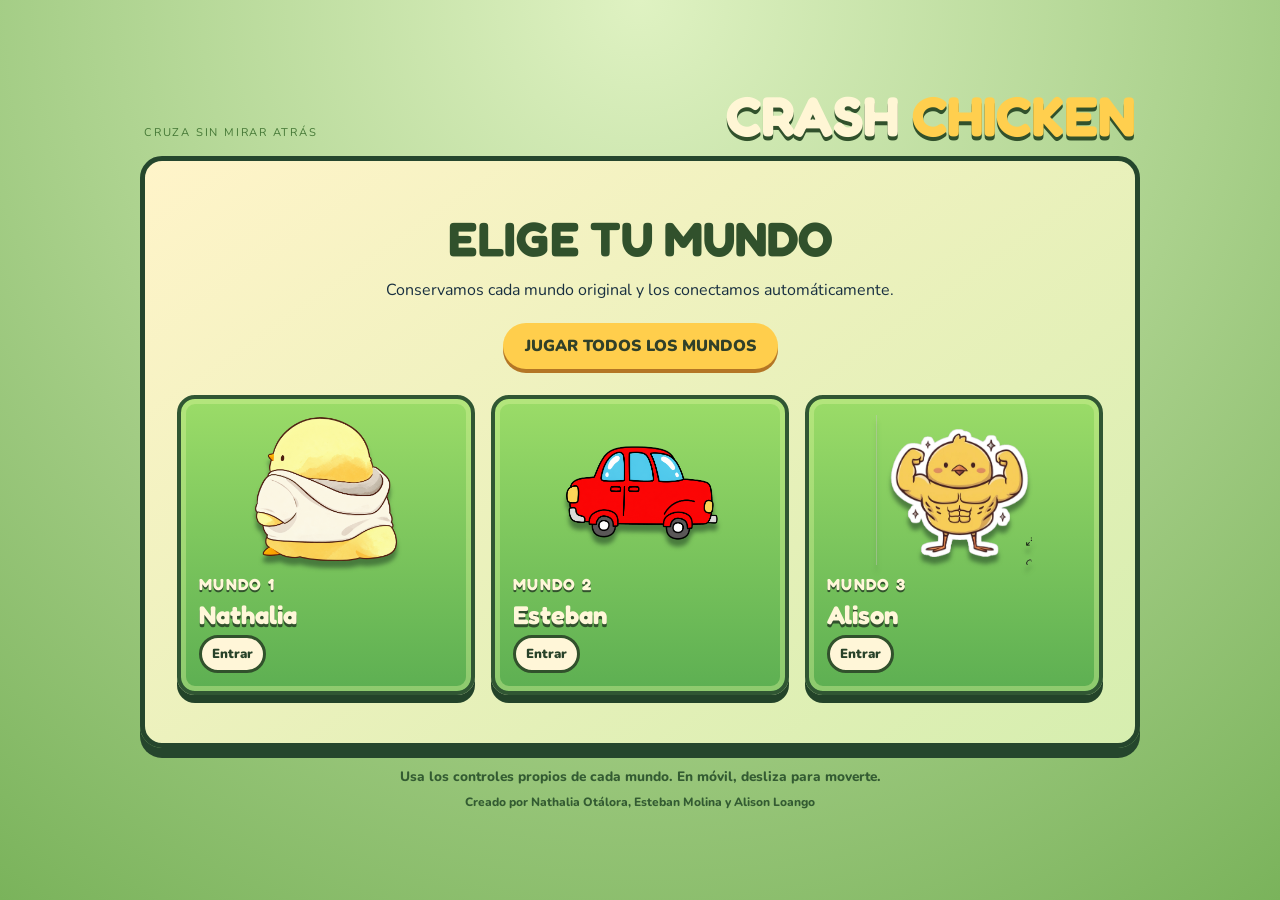
<file: index.html>
<!doctype html><html lang="es"><head><meta charset="utf-8"><meta name="viewport" content="width=device-width,initial-scale=1"><title>Crash Chicken</title><link rel="stylesheet" href="style.css"></head><body><main><header><p>CRUZA SIN MIRAR ATRÁS</p><h1>CRASH <span>CHICKEN</span></h1></header><section id="menu"><h2>ELIGE TU MUNDO</h2><p>Conservamos cada mundo original y los conectamos automáticamente.</p><button data-mode="all">JUGAR TODOS LOS MUNDOS</button><div class="world-menu"><div class="world-card" data-world="1" data-mode="nathalia"><span>Mundo 1</span><b>Nathalia</b><small>Entrar</small></div><div class="world-card" data-world="2" data-mode="esteban"><span>Mundo 2</span><b>Esteban</b><small>Entrar</small></div><div class="world-card" data-world="3" data-mode="alison"><span>Mundo 3</span><b>Alison</b><small>Entrar</small></div></div></section><section id="stage" class="hidden"><div class="stage-bar"><button id="backToMenu">← VOLVER</button><div class="world-label"></div></div><iframe title="Mundo de Crash Chicken" allow="fullscreen"></iframe></section><p id="help">Usa los controles propios de cada mundo. En móvil, desliza para moverte.</p><footer>Creado por Nathalia Otálora, Esteban Molina y Alison Loango</footer></main><script src="game.js"></script></body></html>
</file>
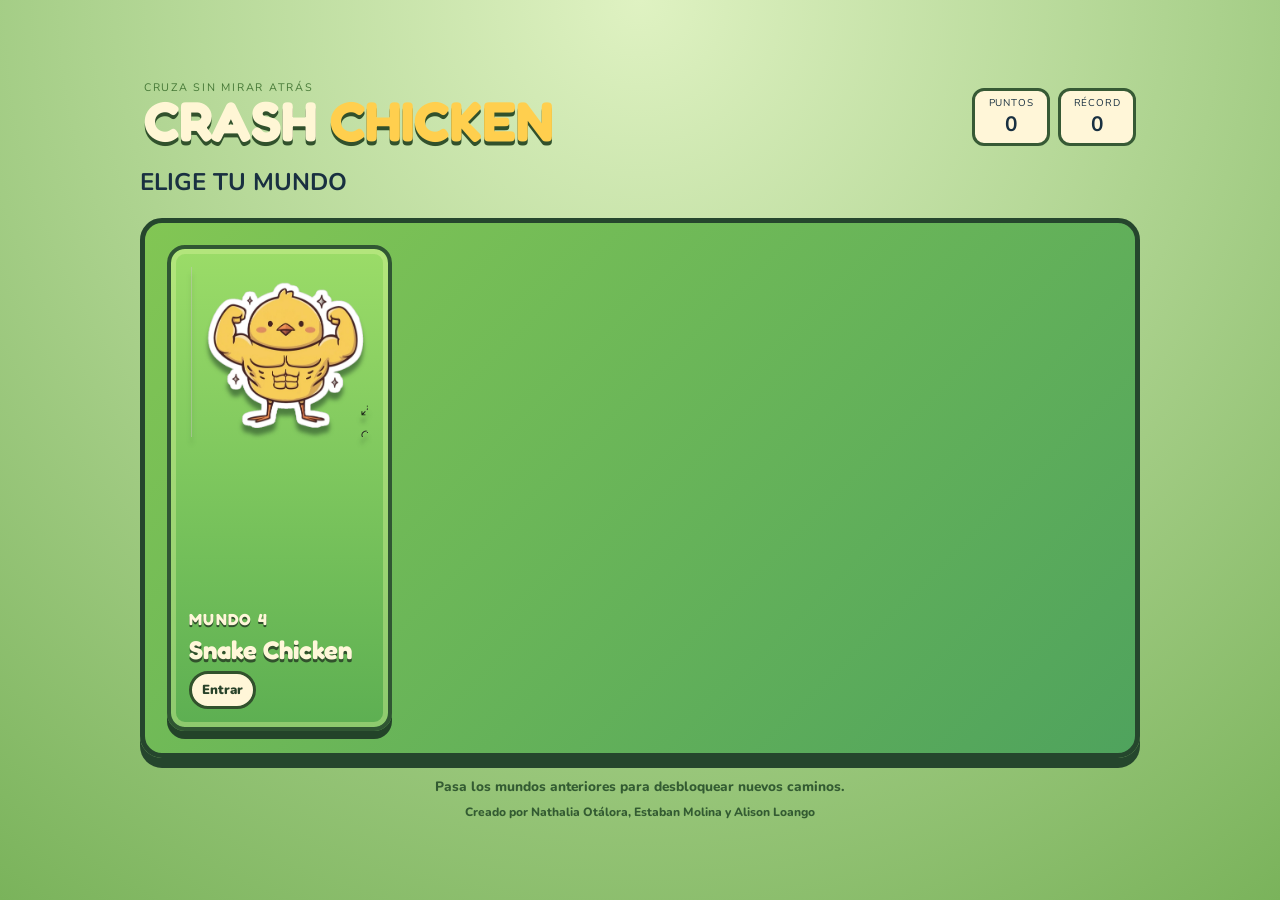
<file: worlds/alison/index.html>
<!doctype html>
<html lang="es"><head><meta charset="utf-8"><meta name="viewport" content="width=device-width,initial-scale=1"><title>Crash Chicken</title><link rel="stylesheet" href="style.css"></head><body>
<main>
	<header>
		<div>
			<p>CRUZA SIN MIRAR ATRÁS</p>
			<h1>CRASH <span>CHICKEN</span></h1>
		</div>
		<div class="score">
			<div>PUNTOS<b id="score">0</b></div>
			<div>RÉCORD<b id="best">0</b></div>
		</div>
	</header>

	<h2 id="tagline">ELIGE TU MUNDO</h2>

	<div id="worldMenu" class="world-menu" tabindex="0">
		<!-- En esta rama solo mostramos el Mundo 4 -->
		<div class="world-card" data-world="4">
			<span>Mundo 4</span>
			<b>Snake Chicken</b>
			<small id="world4State">Entrar</small>
		</div>
	</div>

	<div id="game4" class="hidden" tabindex="0">
		<div id="snakeBoard"></div>
		<div id="message4" class="">
			<img id="dead4" src="assets/chicken-hit.png" alt="Pollito caído">
			<h2>¡Crash!</h2>
			<p>No toques las paredes ni la cola.</p>
			<button id="play4">JUGAR MUNDO 4</button>
		</div>
	</div>

	<p id="help" class="help">Recoge huevos y haz crecer al pollito.</p>
	<footer>Creado por Nathalia Otálora, Estaban Molina y Alison Loango</footer>
</main>
<script src="game.js"></script>
</body>
</html>
</file>
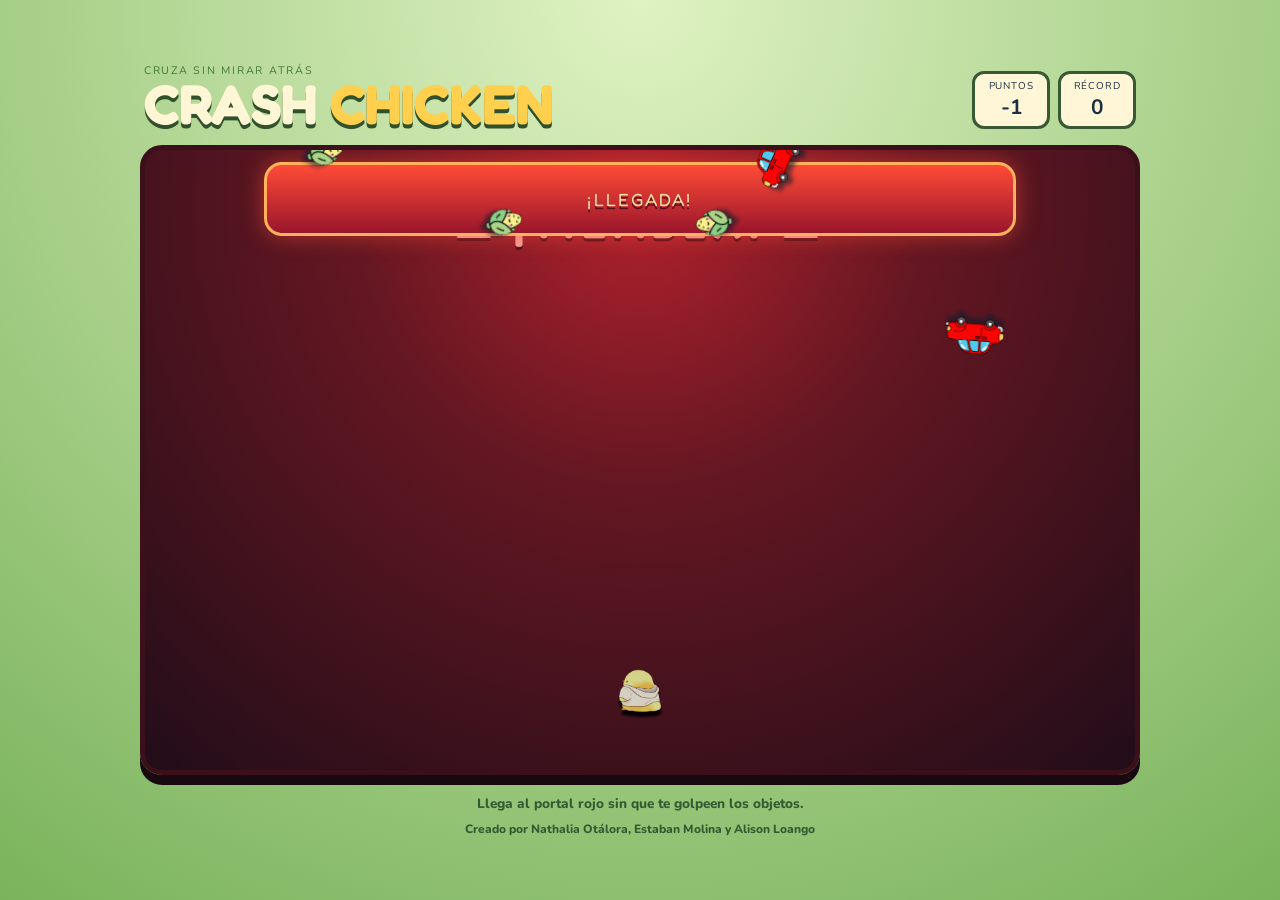
<file: worlds/esteban/index.html>
<!doctype html>
<html lang="es"><head><meta charset="utf-8"><meta name="viewport" content="width=device-width,initial-scale=1"><title>Crash Chicken</title><link rel="stylesheet" href="style.css"></head><body>
<main><header><div><p>CRUZA SIN MIRAR ATRÁS</p><h1>CRASH <span>CHICKEN</span></h1></div><div class="score"><div>PUNTOS<b id="score">0</b></div><div>RÉCORD<b id="best">0</b></div></div></header>
<section id="game" tabindex="0"><div class="goal">¡LLEGADA!</div><div class="road"><i></i></div><div class="grass"></div><div class="road"><i></i></div><div class="grass"></div><div class="road"><i></i></div><div class="start">INICIO</div><div id="chicken"><img src="chicken-level2.png" alt="Pollito"></div><div id="message" class="show"><img id="dead" src="chicken-hit.png" alt="Pollito caído"><h2>¡Crash Chicken!</h2><p>Usa las flechas o WASD para cruzar.</p><button id="play">JUGAR</button></div></section>
<p id="help" class="help">Recoge maíz (+25). Pulsa R para reiniciar.</p><footer>Creado por Nathalia Otálora, Estaban Molina y Alison Loango</footer></main><script src="game.js"></script></body></html>
</file>
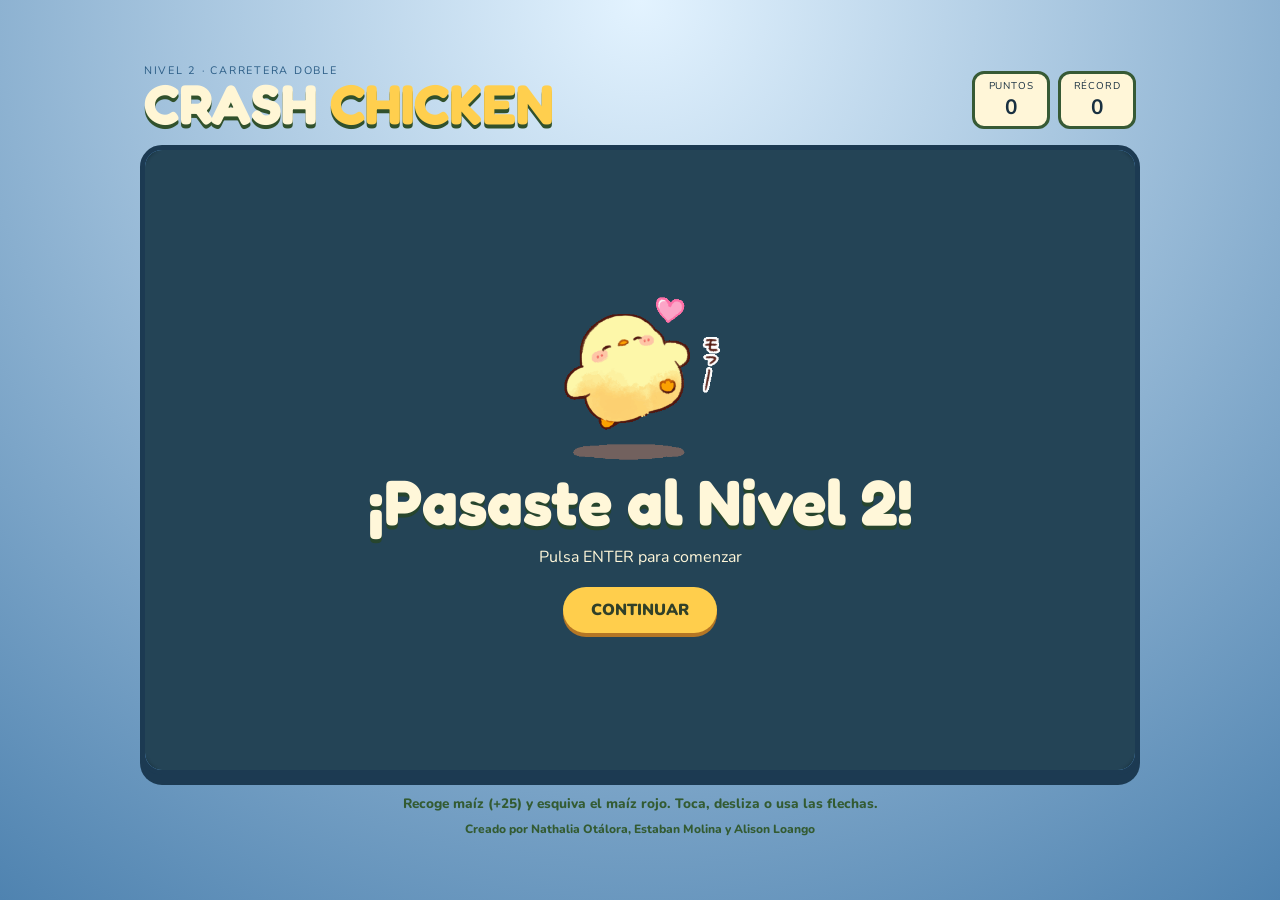
<file: worlds/nathalia/index.html>
<!doctype html>
<html lang="es"><head><meta charset="utf-8"><meta name="viewport" content="width=device-width,initial-scale=1"><title>Crash Chicken</title><link rel="stylesheet" href="style.css"></head><body>
<main id="main"><header><div><p id="tagline">NIVEL 2 · CARRETERA DOBLE</p><h1>CRASH <span>CHICKEN</span></h1></div><div class="score"><div>PUNTOS<b id="score">0</b></div><div>RÉCORD<b id="best">0</b></div></div></header>

<section id="intro"><div id="levelUp" class="show"><img src="assets/level2-win.png" alt="¡Lo lograste!"><h2>¡Pasaste al Nivel 2!</h2><p>Pulsa ENTER para comenzar</p><button id="toLevel2">CONTINUAR</button></div></section>

<section id="game2" class="hidden" tabindex="0"><div id="world2"><div class="goal">¡LLEGADA!</div><div class="start">INICIO</div><div id="chicken2"><img src="assets/chicken-level2.png" alt="Pollito"></div></div><div id="message2" class="show"><img id="dead2" src="assets/chicken-hit.png" alt="Pollito caído"><h2>¡Crash Chicken!</h2><p>Toca, desliza o usa las flechas para cruzar.</p><button id="play2">JUGAR</button></div></section>

<p class="help" id="help">Recoge maíz (+25) y esquiva el maíz rojo. Toca, desliza o usa las flechas.</p><footer>Creado por Nathalia Otálora, Estaban Molina y Alison Loango</footer></main><script src="game.js"></script></body></html>
</file>
<file: style.css>
@import url('https://fonts.googleapis.com/css2?family=Fredoka:wght@600;700&family=Nunito:wght@800;900&display=swap');
*{box-sizing:border-box}
body{margin:0;min-height:100vh;display:grid;place-items:center;background:radial-gradient(circle at top,#dff2c2,#7ab35b);font-family:Nunito,sans-serif;color:#193041}
main{width:min(1000px,94vw);padding:22px 0}
header{display:flex;align-items:end;justify-content:space-between;margin:0 4px 16px}
header p{margin:0;color:#457836;font-size:.7rem;letter-spacing:.16em}
h1{margin:0;font:700 clamp(2rem,5vw,3.5rem)/.9 Fredoka;color:#fff6d5;text-shadow:0 4px #31512c}
h1 span{color:#ffcf4e}
button{border:0;border-radius:999px;padding:12px 22px;background:#ffce4c;color:#314029;box-shadow:0 4px #b47625;font:900 1rem Nunito;cursor:pointer;touch-action:manipulation}
.hidden{display:none!important}

/* Pantalla de selección */
#menu{padding:clamp(24px,6vw,48px) clamp(16px,4vw,32px);text-align:center;border:5px solid #25462d;border-radius:22px;background:linear-gradient(145deg,#fff4c9,#d6eeaf);box-shadow:0 10px #25462d}
#menu h2{margin:0;color:#31512c;font:700 clamp(1.6rem,5vw,3rem) Fredoka}
#menu p{margin:12px auto 22px}
#menu>button{margin:0 0 26px}

.world-menu{display:grid;grid-template-columns:repeat(3,1fr);gap:16px;align-items:stretch}
.world-card{position:relative;display:grid;align-content:end;gap:8px;min-height:300px;padding:18px;border:4px solid #305633;border-radius:18px;background:linear-gradient(#9bdc68,#5daf52);color:#fff7d9;box-shadow:0 8px #234329, inset 0 0 0 5px #d8f29a66;text-align:left;font-family:Nunito,sans-serif;cursor:pointer;transition:transform .18s,filter .18s}
.world-card:before{content:"";position:absolute;inset:16px 12px auto;height:150px;background:url('assets/chicken-level2.png') center/contain no-repeat;filter:drop-shadow(0 7px 2px #1d3c2288);transition:transform .2s}
.world-card[data-world="2"]:before{background-image:url('assets/car.png')}
.world-card[data-world="3"]:before{background-image:url('assets/chicken-power.png')}
.world-card:hover{transform:translateY(-8px) rotate(-1deg);filter:saturate(1.08)}
.world-card:hover:before{transform:translateY(-12px) scale(1.08) rotate(4deg)}
.world-card span{font:700 1rem Fredoka;letter-spacing:.08em;text-transform:uppercase;text-shadow:0 2px #31512c}
.world-card b{font:900 clamp(1.4rem,2vw,2rem)/1 Fredoka;text-shadow:0 3px #31512c}
.world-card small{font-size:.82rem;font-weight:900;color:#284229;background:#fff6d8;border:3px solid #31512c;border-radius:999px;padding:7px 10px;justify-self:start}

/* Escenario del mundo activo */
.stage-bar{display:flex;align-items:center;justify-content:center;gap:14px;margin-bottom:10px}
#backToMenu{padding:9px 18px;font-size:.85rem;background:#fff6d8;box-shadow:0 4px #8e6b30}
.world-label{color:#fff0b5;font:700 1rem Fredoka;text-shadow:0 2px #31512c}
#stage iframe{display:block;width:100%;height:min(92vh,940px);min-height:640px;border:5px solid #25462d;border-radius:22px;background:#6eb245;box-shadow:0 10px #25462d}

#help,footer{text-align:center;color:#335b32;font-size:.85rem;font-weight:800}
#help{margin:19px 0 8px}
footer{font-size:.75rem}

@media(max-width:760px){
  .world-menu{grid-template-columns:repeat(2,1fr)}
  .world-card{min-height:230px}
  .world-card:before{height:100px}
}
@media(max-width:600px){
  body{padding:0 8px}
  main{width:100%;padding:12px 0}
  header{align-items:center;margin-bottom:10px}
  header p{font-size:.55rem}
  h1{font-size:clamp(1.7rem,9vw,3rem)}
  .world-menu{grid-template-columns:1fr}
  .world-card{min-height:170px}
  .world-card:before{left:auto;right:12px;width:110px;height:110px}
  #stage iframe{height:88vh;min-height:520px;border-width:4px}
  #help{padding:0 10px;font-size:.75rem}
  footer{padding:0 8px;font-size:.65rem}
}
@media(max-height:600px){
  #stage iframe{height:min(480px,86vh);min-height:360px}
}
</file>
<file: worlds/alison/style.css>
@import url('https://fonts.googleapis.com/css2?family=Fredoka:wght@600;700&family=Nunito:wght@800;900&display=swap');
*{box-sizing:border-box}
body{margin:0;min-height:100vh;display:grid;place-items:center;background:radial-gradient(circle at top,#dff2c2,#7ab35b);font-family:Nunito,sans-serif;color:#193041}
main{width:min(1000px,94vw);padding:22px 0}
header{display:flex;align-items:end;justify-content:space-between;flex-wrap:wrap;row-gap:10px;margin:0 4px 16px}
header p{margin:0;color:#457836;font-size:.68rem;letter-spacing:.16em}
h1{margin:0;font:700 clamp(2rem,5vw,3.5rem)/.9 Fredoka;color:#fff6d5;text-shadow:0 4px #31512c}
h1 span{color:#ffcf4e}
.score{display:flex;gap:8px}
.score div{min-width:78px;padding:5px 10px;text-align:center;background:#fff6d8;border:3px solid #375a35;border-radius:12px;font-size:.62rem;letter-spacing:.08em}
.score b{display:block;font-size:1.3rem;letter-spacing:0}
.world-menu{position:relative;overflow:hidden;min-height:540px;border:5px solid #25462d;border-radius:22px;background:#6eb245;box-shadow:0 10px #25462d;outline:0;touch-action:none}
#game4{position:relative;min-height:540px;border:5px solid #25462d;border-radius:22px;background:#6eb245;box-shadow:0 10px #25462d;outline:0;touch-action:none;overflow:visible}
.world-menu{display:grid;grid-template-columns:repeat(4,1fr);gap:16px;align-items:stretch;padding:22px;background:linear-gradient(135deg,#82c654,#4fa35d)}
.world-card{position:relative;display:grid;align-content:end;gap:8px;min-height:420px;padding:18px;border:4px solid #305633;border-radius:18px;background:linear-gradient(#9bdc68,#5daf52);color:#fff7d9;box-shadow:0 8px #234329, inset 0 0 0 5px #d8f29a66;text-align:left;font-family:Nunito,sans-serif;cursor:pointer;transition:transform .18s,filter .18s}
.world-card:before{content:"";position:absolute;inset:18px 14px auto;height:170px;background:url('assets/chicken-flag.png') center/contain no-repeat;filter:drop-shadow(0 7px 2px #1d3c2288);transition:transform .2s}
.world-card[data-world="2"]:before{background-image:url('assets/car.png')}
.world-card[data-world="3"]:before{background-image:url('assets/chicken-egg-special.png')}
.world-card[data-world="4"]:before{background-image:url('assets/chicken-power.png')}
.world-card:hover{transform:translateY(-8px) rotate(-1deg);filter:saturate(1.08)}
.world-card:hover:before{transform:translateY(-12px) scale(1.08) rotate(4deg)}
.world-card span{font:700 1rem Fredoka;letter-spacing:.08em;text-transform:uppercase;text-shadow:0 2px #31512c}
.world-card b{font:900 clamp(1.4rem,2vw,2rem)/1 Fredoka;text-shadow:0 3px #31512c}
.world-card small{font-size:.82rem;font-weight:900;color:#284229;background:#fff6d8;border:3px solid #31512c;border-radius:999px;padding:7px 10px;justify-self:start}
.world-card.locked{filter:grayscale(.85) brightness(.72);cursor:not-allowed}
.world-card.locked:hover{transform:none}
.world-card.locked:after{content:"BLOQUEADO";position:absolute;top:18px;right:14px;padding:7px 10px;border-radius:999px;background:#223c2a;color:#fff6d8;font-size:.7rem;font-weight:900;letter-spacing:.08em}
#game4{display:grid;place-items:center;height:auto;background:linear-gradient(135deg,#5dae54,#90cf62);padding:18px}
#game4.hidden,.hidden{display:none}
#snakeBoard{width:min(570px,100%);aspect-ratio:1;display:grid;grid-template-columns:repeat(8,1fr);grid-template-rows:repeat(8,1fr);gap:4px;padding:8px;background:#2f6f3c;border:4px solid #24492c;border-radius:14px;box-shadow:inset 0 0 0 4px #7bbf58;transition:.25s}
#snakeBoard.power-2{box-shadow:inset 0 0 0 4px #9cda6b,0 0 18px #ffe06a99}
#snakeBoard.power-3{background:#327b45;box-shadow:inset 0 0 0 4px #ffe06a,0 0 24px #fff09abb}
#snakeBoard.power-4{background:#3b834a;box-shadow:inset 0 0 0 4px #ffe06a,0 0 34px #fff4a8}
#snakeBoard.grow-burst{animation:board-pop .5s ease}
.snake-cell{position:relative;display:grid;place-items:center;min-width:0;min-height:0;background:#7fc65c;border-radius:7px;box-shadow:inset 0 2px #a7df7c,inset 0 -2px #55933f}
.snake-cell:nth-child(2n){background:#75bd55}
.snake-part{width:72%;height:72%;border-radius:28% 36% 30% 38%;background:#f2c34b;border:3px solid #865a24;box-shadow:0 3px #4f371a55}
.snake-head{width:95%;height:95%;filter:drop-shadow(0 4px 1px #44351b77)}
.snake-head img,.egg.speed img{width:100%;height:100%;object-fit:contain}
.snake-head.powered{width:116%;height:116%;animation:power-pop .75s ease both, power-glow .9s ease-in-out infinite alternate;z-index:2}
.egg{position:relative;width:58%;height:72%;border-radius:54% 54% 47% 47%;background:radial-gradient(circle at 35% 28%,#fff,#f7e3a7 52%,#dcae60);border:3px solid #8d6635;box-shadow:0 4px #5c3f1c55}
.egg.double{background:radial-gradient(circle at 35% 28%,#fff,#e7ffd1 50%,#71d856);border-color:#386b2f;animation:double-jump .5s ease-in-out infinite alternate}
.egg.speed{width:88%;height:88%;border:0;background:none;box-shadow:none;animation:speed-pulse .42s ease-in-out infinite alternate}
.egg.broken{height:64%;background:linear-gradient(145deg,#fffdf2,#ead7b0);border-color:#6e3f2d;clip-path:polygon(0 20%,10% 4%,22% 22%,35% 0,49% 25%,63% 3%,76% 24%,90% 4%,100% 20%,100% 100%,0 100%);animation:broken-warn .5s ease-in-out infinite alternate}
.egg.broken:before,.egg.broken:after{content:"";position:absolute;background:#6e3f2d;border-radius:999px;transform-origin:top}
.egg.broken:before{left:38%;top:11%;width:4px;height:50%;transform:rotate(-22deg)}
.egg.broken:after{left:58%;top:18%;width:4px;height:42%;transform:rotate(24deg)}
.bonus-spark{width:18%;height:18%;background:#fff6b8;clip-path:polygon(50% 0,61% 37%,100% 50%,61% 63%,50% 100%,39% 63%,0 50%,39% 37%);filter:drop-shadow(0 0 5px #ffe05e);animation:sparkle .8s ease-in-out infinite alternate}
#game4.snake-speed{background:repeating-linear-gradient(90deg,#5dae54 0 18px,#83ce58 18px 25px,#90cf62 25px 44px)}
#message4{position:absolute;inset:0;z-index:10;display:grid;place-content:center;text-align:center;color:#fff7d9;background:#13282baa;backdrop-filter:blur(2px);opacity:0;pointer-events:none;transition:.2s;padding:20px}
#message4.show{opacity:1;pointer-events:auto}
#message4 h2{margin:0;font:700 clamp(2rem,6vw,4rem)/1 Fredoka;text-shadow:0 4px #27452d}
#message4 p{margin:12px 0 19px}
#dead4{display:none;width:min(180px,46vw);margin:auto}
#message4.crash #dead4{display:block}
button{justify-self:center;border:0;border-radius:999px;padding:12px 28px;background:#ffce4c;color:#314029;box-shadow:0 4px #b47625;font:900 1rem Nunito;cursor:pointer;touch-action:manipulation;-webkit-tap-highlight-color:transparent}
#backMenu{margin-top:10px;background:#fff6d8;box-shadow:0 4px #8e6b30}
.help,footer{text-align:center;color:#335b32;font-size:.85rem;font-weight:800}
.help{margin:19px 0 8px}
footer{font-size:.75rem}
@keyframes speed-pulse{from{transform:scale(.92) rotate(-4deg)}to{transform:scale(1.12) rotate(4deg)}}
@keyframes broken-warn{from{transform:translateY(0) rotate(-3deg)}to{transform:translateY(-3px) rotate(3deg)}}
@keyframes double-jump{from{transform:translateX(-4px) scale(.95)}to{transform:translateX(4px) scale(1.08)}}
@keyframes power-pop{0%{transform:scale(.55) rotate(-8deg);filter:brightness(1)}60%{transform:scale(1.3) rotate(5deg);filter:brightness(1.35)}100%{transform:scale(1);filter:brightness(1.08)}}
@keyframes power-glow{from{filter:drop-shadow(0 4px 1px #44351b77) drop-shadow(0 0 0 #ffe36b)}to{filter:drop-shadow(0 4px 1px #44351b77) drop-shadow(0 0 12px #ffe36b)}}
@keyframes speed-field{from{background-position:0 0}to{background-position:22px 0}}
@keyframes board-pop{50%{transform:scale(1.025)}}
@keyframes sparkle{from{transform:scale(.75) rotate(0deg);opacity:.45}to{transform:scale(1.25) rotate(45deg);opacity:1}}
@media(max-width:760px){.world-menu{grid-template-columns:repeat(2,1fr)}.world-card{min-height:250px}.world-card:before{height:100px}#snakeBoard{width:min(86vw,420px);gap:3px;padding:6px}}
@media(max-width:460px){.world-menu{grid-template-columns:1fr}.world-card{min-height:190px}.world-card:before{left:auto;right:12px;width:110px;height:110px}.score div{min-width:59px;padding-inline:6px}#snakeBoard{width:92vw;gap:3px;padding:6px}}
@media(max-height:520px){main{padding:10px 0}header{margin-bottom:8px}h1{font-size:clamp(1.4rem,4vw,2.2rem)}.world-menu{height:min(480px,82vh);min-height:320px}#game4{min-height:320px}.help{margin:8px 0 4px}}
</file>
<file: worlds/esteban/style.css>
@import url('https://fonts.googleapis.com/css2?family=Fredoka:wght@600;700&family=Nunito:wght@800;900&display=swap');
*{box-sizing:border-box}body{margin:0;min-height:100vh;display:grid;place-items:center;background:radial-gradient(circle at top,#dff2c2,#7ab35b);font-family:Nunito,sans-serif;color:#193041}main{width:min(1000px,94vw);padding:22px 0}header{display:flex;align-items:end;justify-content:space-between;margin:0 4px 16px}header p{margin:0;color:#457836;font-size:.68rem;letter-spacing:.16em}h1{margin:0;font:700 clamp(2rem,5vw,3.5rem)/.9 Fredoka;color:#fff6d5;text-shadow:0 4px #31512c}h1 span{color:#ffcf4e}.score{display:flex;gap:8px}.score div{min-width:78px;padding:5px 10px;text-align:center;background:#fff6d8;border:3px solid #375a35;border-radius:12px;font-size:.62rem;letter-spacing:.08em}.score b{display:block;font-size:1.3rem;letter-spacing:0}#game{position:relative;overflow:hidden;height:min(680px,70vh);min-height:540px;border:5px solid #25462d;border-radius:22px;background:#6eb245;box-shadow:0 10px #25462d;outline:0}.goal,.start{height:10%;display:grid;place-items:center;color:#fff0b5;font-family:Fredoka;letter-spacing:.12em;text-shadow:0 2px #346b2d}.road{height:20%;position:relative;background:linear-gradient(#20333d,#304852 12%,#2b414b 88%,#20333d);border-block:5px solid #c09a52;box-shadow:inset 0 5px #e3c377,inset 0 -5px #e3c377}.road i{position:absolute;top:49%;width:100%;height:7px;background:repeating-linear-gradient(90deg,transparent 0 3%,#eee 3% 7%,transparent 7% 11%)}.grass{height:10%;background:linear-gradient(#76b947,#579b38,#76b947);border-block:4px solid #cda95b}.start{height:10%;align-items:end;padding-bottom:8px}.car{position:absolute;width:clamp(76px,11vw,110px);height:58px;z-index:4;filter:drop-shadow(0 5px 2px #07141a99) hue-rotate(var(--hue,0deg))}.car img,.corn img,#chicken img{width:100%;height:100%;object-fit:contain}.corn{position:absolute;z-index:6;width:40px;height:54px;filter:drop-shadow(0 3px 1px #14291699);transition:.15s}.corn.collected{opacity:0;transform:scale(.2) rotate(25deg)}#chicken{position:absolute;width:58px;height:58px;z-index:7;left:calc(50% - 29px);bottom:2.5%;transition:left .1s,bottom .1s;filter:drop-shadow(0 5px 1px #44351b88)}#message{position:absolute;inset:0;z-index:10;display:grid;place-content:center;text-align:center;color:#fff7d9;background:#13282baa;backdrop-filter:blur(2px);opacity:0;pointer-events:none;transition:.2s}#message.show{opacity:1;pointer-events:auto}#message h2{margin:0;font:700 clamp(2rem,6vw,4rem)/1 Fredoka;text-shadow:0 4px #27452d}#message p{margin:12px 0 19px}#dead{display:none;width:min(180px,46vw);margin:auto}#message.crash #dead{display:block}button{justify-self:center;border:0;border-radius:999px;padding:12px 28px;background:#ffce4c;color:#314029;box-shadow:0 4px #b47625;font:900 1rem Nunito;cursor:pointer}.help,footer{text-align:center;color:#335b32;font-size:.85rem;font-weight:800}.help{margin:19px 0 8px}footer{font-size:.75rem}@media(max-width:560px){.score div{min-width:59px;padding-inline:6px}#chicken{width:52px;height:52px;left:calc(50% - 26px)}}
/* Segundo mundo */
#game{transition:background .5s,transform .08s}
#game.world-two{background:linear-gradient(#283d71 0 35%,#536b9b 36% 58%,#725b4b 59%);border-color:#17233f;box-shadow:0 10px #17233f}
.world-two .goal,.world-two .road,.world-two .grass,.world-two .start{display:none}
.world-two #chicken{bottom:8%}
.falling{position:absolute;z-index:6;width:clamp(42px,7vw,70px);height:58px;filter:drop-shadow(0 6px 2px #101a2d99)}
.falling-corn{width:38px;height:50px}
.falling img{width:100%;height:100%;object-fit:contain}
.shaking{animation:shake .1s infinite alternate}
@keyframes shake{from{transform:translate(-3px,1px) rotate(-.3deg)}to{transform:translate(3px,-1px) rotate(.3deg)}}
#game.world-two{background:radial-gradient(circle at 50% 8%,#b3212d 0%,#641722 38%,#210d19 100%);border-color:#3c101a;box-shadow:0 10px #180910}
#game.world-two:before{content:'⚠  ¡TIEMBLA!  ⚠';position:absolute;top:8%;left:0;width:100%;z-index:1;color:#ffb0a2;text-align:center;font:700 clamp(1.2rem,4vw,2.5rem) Fredoka;letter-spacing:.18em;text-shadow:0 3px #4c0d18;opacity:.9}
.world-two #chicken{filter:drop-shadow(0 5px 1px #050106) brightness(.85)}
.game{touch-action:none}
#game{touch-action:none}
@media(max-width:560px){#game{width:100%;height:min(78vh,680px);min-height:440px;border-width:4px}main{padding:12px 0}.help{padding-inline:12px}footer{padding-inline:8px}.score{gap:4px}}
.world-two .goal{display:grid;position:absolute;top:2%;left:12%;width:76%;height:12%;z-index:5;border:3px solid #ffb15c;border-radius:18px;background:linear-gradient(#ff4b36,#99162c);color:#ffe5a3;text-shadow:0 3px #5b1020;box-shadow:0 0 22px #ff4b3688;font-size:1.1rem}
</file>
<file: worlds/nathalia/style.css>
@import url('https://fonts.googleapis.com/css2?family=Fredoka:wght@600;700&family=Nunito:wght@800;900&display=swap');
*{box-sizing:border-box}
body{margin:0;min-height:100vh;display:grid;place-items:center;background:radial-gradient(circle at top,#dff2c2,#7ab35b);font-family:Nunito,sans-serif;color:#193041;transition:background .4s}
body.level2{background:radial-gradient(circle at top,#e3f3ff,#4f83b0)}
main{width:min(1000px,94vw);padding:22px 0}
header{display:flex;align-items:end;justify-content:space-between;flex-wrap:wrap;row-gap:8px;margin:0 4px 16px}
header p{margin:0;color:#457836;font-size:.68rem;letter-spacing:.16em}
body.level2 header p{color:#2a5c85}
h1{margin:0;font:700 clamp(2rem,5vw,3.5rem)/.9 Fredoka;color:#fff6d5;text-shadow:0 4px #31512c}
h1 span{color:#ffcf4e}
.score{display:flex;gap:8px}
.score div{min-width:78px;padding:5px 10px;text-align:center;background:#fff6d8;border:3px solid #375a35;border-radius:12px;font-size:.62rem;letter-spacing:.08em}
.score b{display:block;font-size:1.3rem;letter-spacing:0}

/* Tablero: #intro (pantalla de transición inicial) y #game2 comparten el
   mismo tamaño de "ventana" que tenía el tablero del Nivel 1 */
#intro,#game2{position:relative;overflow:hidden;height:min(680px,70vh);min-height:540px;border:5px solid #1c3a52;border-radius:22px;background:#4a7fae;box-shadow:0 10px #1c3a52;outline:0;touch-action:none}
.hidden{display:none}

/* Nivel 2: el mundo (10 carreteras) es varias veces más alto que la ventana
   #game2; se desplaza verticalmente con transform según avanza el jugador,
   así cada carretera conserva el tamaño real del Nivel 1 en vez de encogerse */
#world2{position:absolute;left:0;top:0;width:100%}

.goal,.start{height:10%;display:grid;place-items:center;color:#fff0b5;font-family:Fredoka;letter-spacing:.12em;text-shadow:0 2px #346b2d}
.road{height:20%;position:relative;background:linear-gradient(#20333d,#304852 12%,#2b414b 88%,#20333d);border-block:5px solid #c09a52;box-shadow:inset 0 5px #e3c377,inset 0 -5px #e3c377}
.road i{position:absolute;top:49%;width:100%;height:7px;background:repeating-linear-gradient(90deg,transparent 0 3%,#eee 3% 7%,transparent 7% 11%)}
.grass{height:10%;background:linear-gradient(#76b947,#579b38,#76b947);border-block:4px solid #cda95b}
#game2 .grass{background:linear-gradient(#bfe3fd,#7ec1f0,#bfe3fd);border-block-color:#9fcbe8}
.start{height:10%;align-items:end;padding-bottom:8px}

.car{position:absolute;width:clamp(76px,11vw,110px);height:58px;z-index:4;filter:drop-shadow(0 5px 2px #07141a99) hue-rotate(var(--hue,0deg))}
.car img,.corn img,#chicken2 img{width:100%;height:100%;object-fit:contain}

.corn{position:absolute;z-index:6;width:40px;height:54px;filter:drop-shadow(0 3px 1px #14291699);transition:.15s}
.corn.collected{opacity:0;transform:scale(.2) rotate(25deg)}

#chicken2{position:absolute;width:58px;height:58px;z-index:7;left:calc(50% - 29px);bottom:2.5%;transition:left .1s,bottom .1s;filter:drop-shadow(0 5px 1px #44351b88)}

#message2,#levelUp{position:absolute;inset:0;z-index:10;display:grid;place-content:center;text-align:center;color:#fff7d9;background:#13282baa;backdrop-filter:blur(2px);opacity:0;pointer-events:none;transition:.2s}
#message2.show,#levelUp.show{opacity:1;pointer-events:auto}
#message2 h2,#levelUp h2{margin:0;font:700 clamp(2rem,6vw,4rem)/1 Fredoka;text-shadow:0 4px #27452d}
#message2 p,#levelUp p{margin:12px 0 19px}
#dead2{display:none;width:min(180px,46vw);margin:auto}
#message2.crash #dead2{display:block}
#levelUp img{width:min(190px,48vw);margin:auto;display:block}
#levelUp{z-index:11}

button{justify-self:center;border:0;border-radius:999px;padding:12px 28px;background:#ffce4c;color:#314029;box-shadow:0 4px #b47625;font:900 1rem Nunito;cursor:pointer}

.help,footer{text-align:center;color:#335b32;font-size:.85rem;font-weight:800}
.help{margin:19px 0 8px}
footer{font-size:.75rem}

@media(max-width:560px){
  .score div{min-width:59px;padding-inline:6px}
  #chicken2{width:52px;height:52px;left:calc(50% - 26px)}
}
@media(max-height:520px){
  main{padding:10px 0}
  header{margin-bottom:8px}
  h1{font-size:clamp(1.4rem,4vw,2.2rem)}
  #intro,#game2{height:min(480px,82vh);min-height:320px}
  .help{margin:8px 0 4px}
}
</file>
